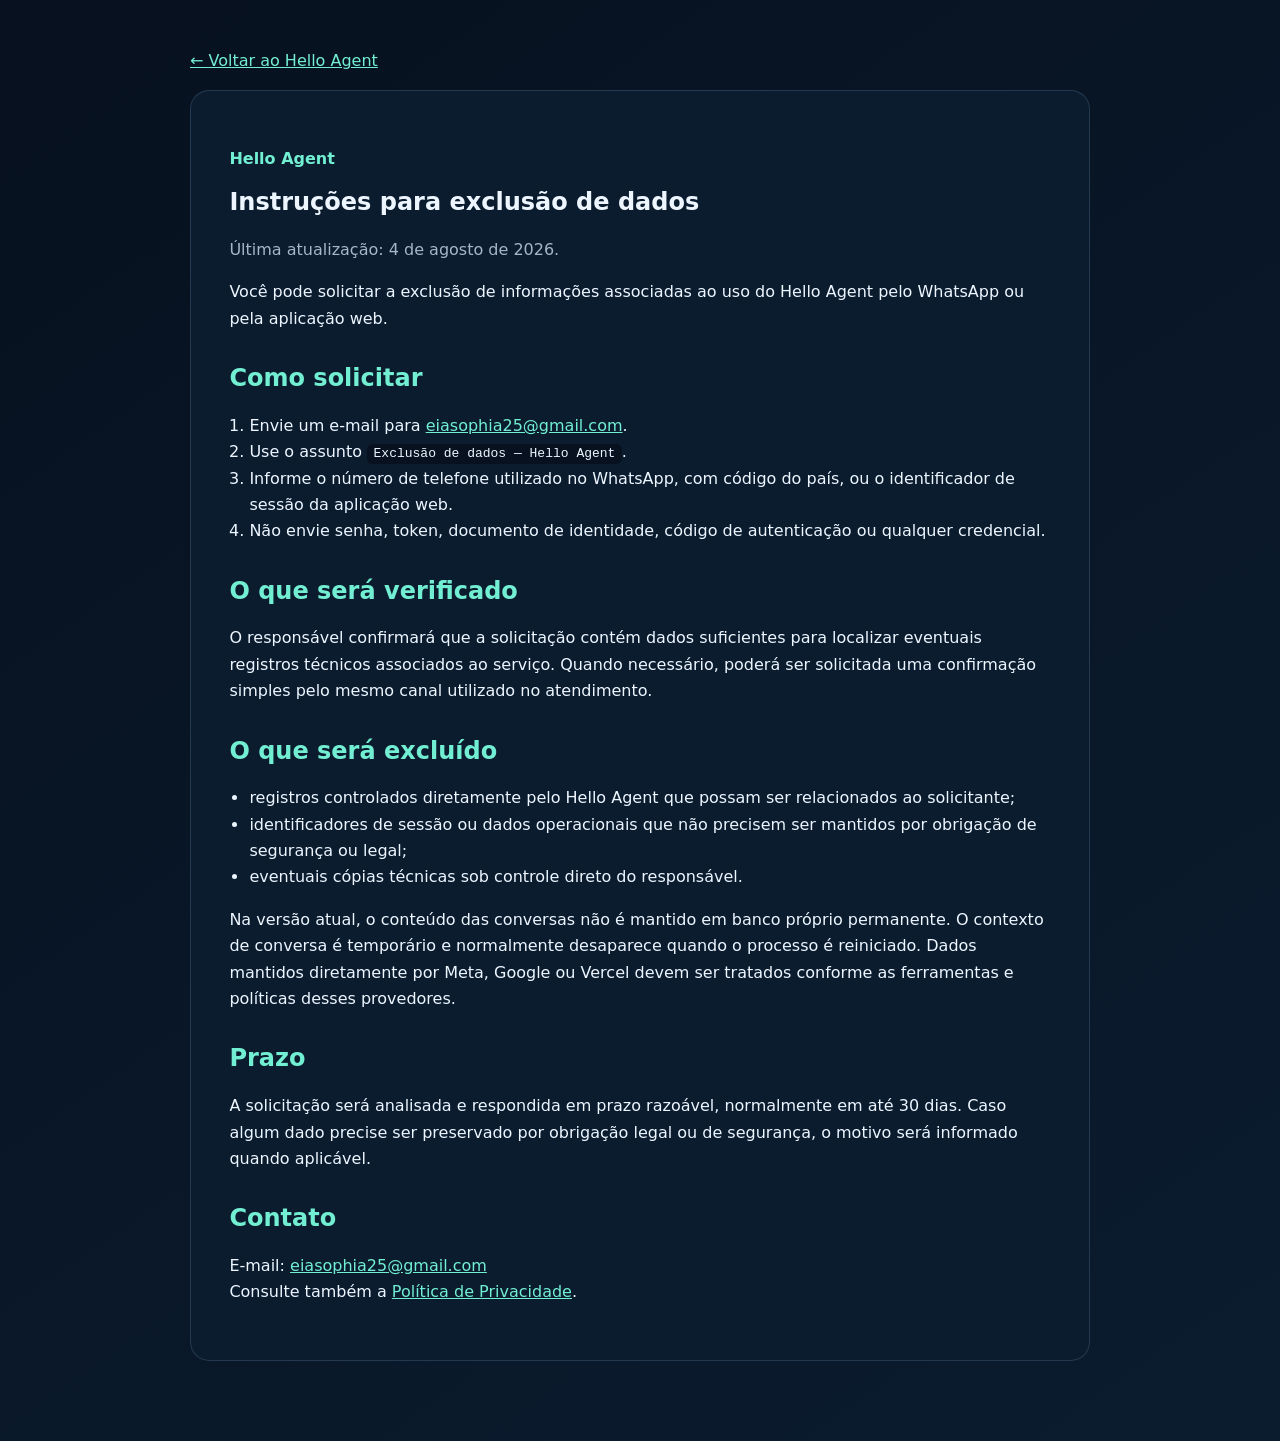
<file: public/data-deletion.html>
<!doctype html>
<html lang="pt-BR">
<head>
  <meta charset="utf-8">
  <meta name="viewport" content="width=device-width, initial-scale=1">
  <meta name="description" content="Instruções para exclusão de dados do Hello Agent.">
  <title>Exclusão de Dados — Hello Agent</title>
  <style>
    :root { color-scheme: dark; font-family: Inter, system-ui, sans-serif; background:#07111f; color:#edf6ff; }
    body { margin:0; line-height:1.65; background:linear-gradient(145deg,#07111f,#0b1c2f); }
    main { width:min(900px,calc(100% - 2rem)); margin:0 auto; padding:3rem 0 5rem; }
    article { background:#0b1c2f; border:1px solid rgba(148,185,219,.18); border-radius:1.2rem; padding:clamp(1.2rem,4vw,2.4rem); }
    h1,h2 { line-height:1.2; } h1 { margin-top:0; } h2 { margin-top:2rem; color:#72efd2; }
    a { color:#72efd2; } .muted { color:#a4b7c8; } .brand { font-weight:800; color:#72efd2; }
    nav { margin-bottom:1rem; } ol,ul { padding-left:1.25rem; } code { background:#07111f; padding:.15rem .4rem; border-radius:.35rem; }
  </style>
</head>
<body>
<main>
  <nav><a href="/">← Voltar ao Hello Agent</a></nav>
  <article>
    <p class="brand">Hello Agent</p>
    <h1>Instruções para exclusão de dados</h1>
    <p class="muted">Última atualização: 4 de agosto de 2026.</p>

    <p>Você pode solicitar a exclusão de informações associadas ao uso do Hello Agent pelo WhatsApp ou pela aplicação web.</p>

    <h2>Como solicitar</h2>
    <ol>
      <li>Envie um e-mail para <a href="mailto:eiasophia25@gmail.com?subject=Exclusão%20de%20dados%20-%20Hello%20Agent">eiasophia25@gmail.com</a>.</li>
      <li>Use o assunto <code>Exclusão de dados — Hello Agent</code>.</li>
      <li>Informe o número de telefone utilizado no WhatsApp, com código do país, ou o identificador de sessão da aplicação web.</li>
      <li>Não envie senha, token, documento de identidade, código de autenticação ou qualquer credencial.</li>
    </ol>

    <h2>O que será verificado</h2>
    <p>O responsável confirmará que a solicitação contém dados suficientes para localizar eventuais registros técnicos associados ao serviço. Quando necessário, poderá ser solicitada uma confirmação simples pelo mesmo canal utilizado no atendimento.</p>

    <h2>O que será excluído</h2>
    <ul>
      <li>registros controlados diretamente pelo Hello Agent que possam ser relacionados ao solicitante;</li>
      <li>identificadores de sessão ou dados operacionais que não precisem ser mantidos por obrigação de segurança ou legal;</li>
      <li>eventuais cópias técnicas sob controle direto do responsável.</li>
    </ul>

    <p>Na versão atual, o conteúdo das conversas não é mantido em banco próprio permanente. O contexto de conversa é temporário e normalmente desaparece quando o processo é reiniciado. Dados mantidos diretamente por Meta, Google ou Vercel devem ser tratados conforme as ferramentas e políticas desses provedores.</p>

    <h2>Prazo</h2>
    <p>A solicitação será analisada e respondida em prazo razoável, normalmente em até 30 dias. Caso algum dado precise ser preservado por obrigação legal ou de segurança, o motivo será informado quando aplicável.</p>

    <h2>Contato</h2>
    <p>E-mail: <a href="mailto:eiasophia25@gmail.com">eiasophia25@gmail.com</a><br>
    Consulte também a <a href="/privacy">Política de Privacidade</a>.</p>
  </article>
</main>
</body>
</html>
</file>
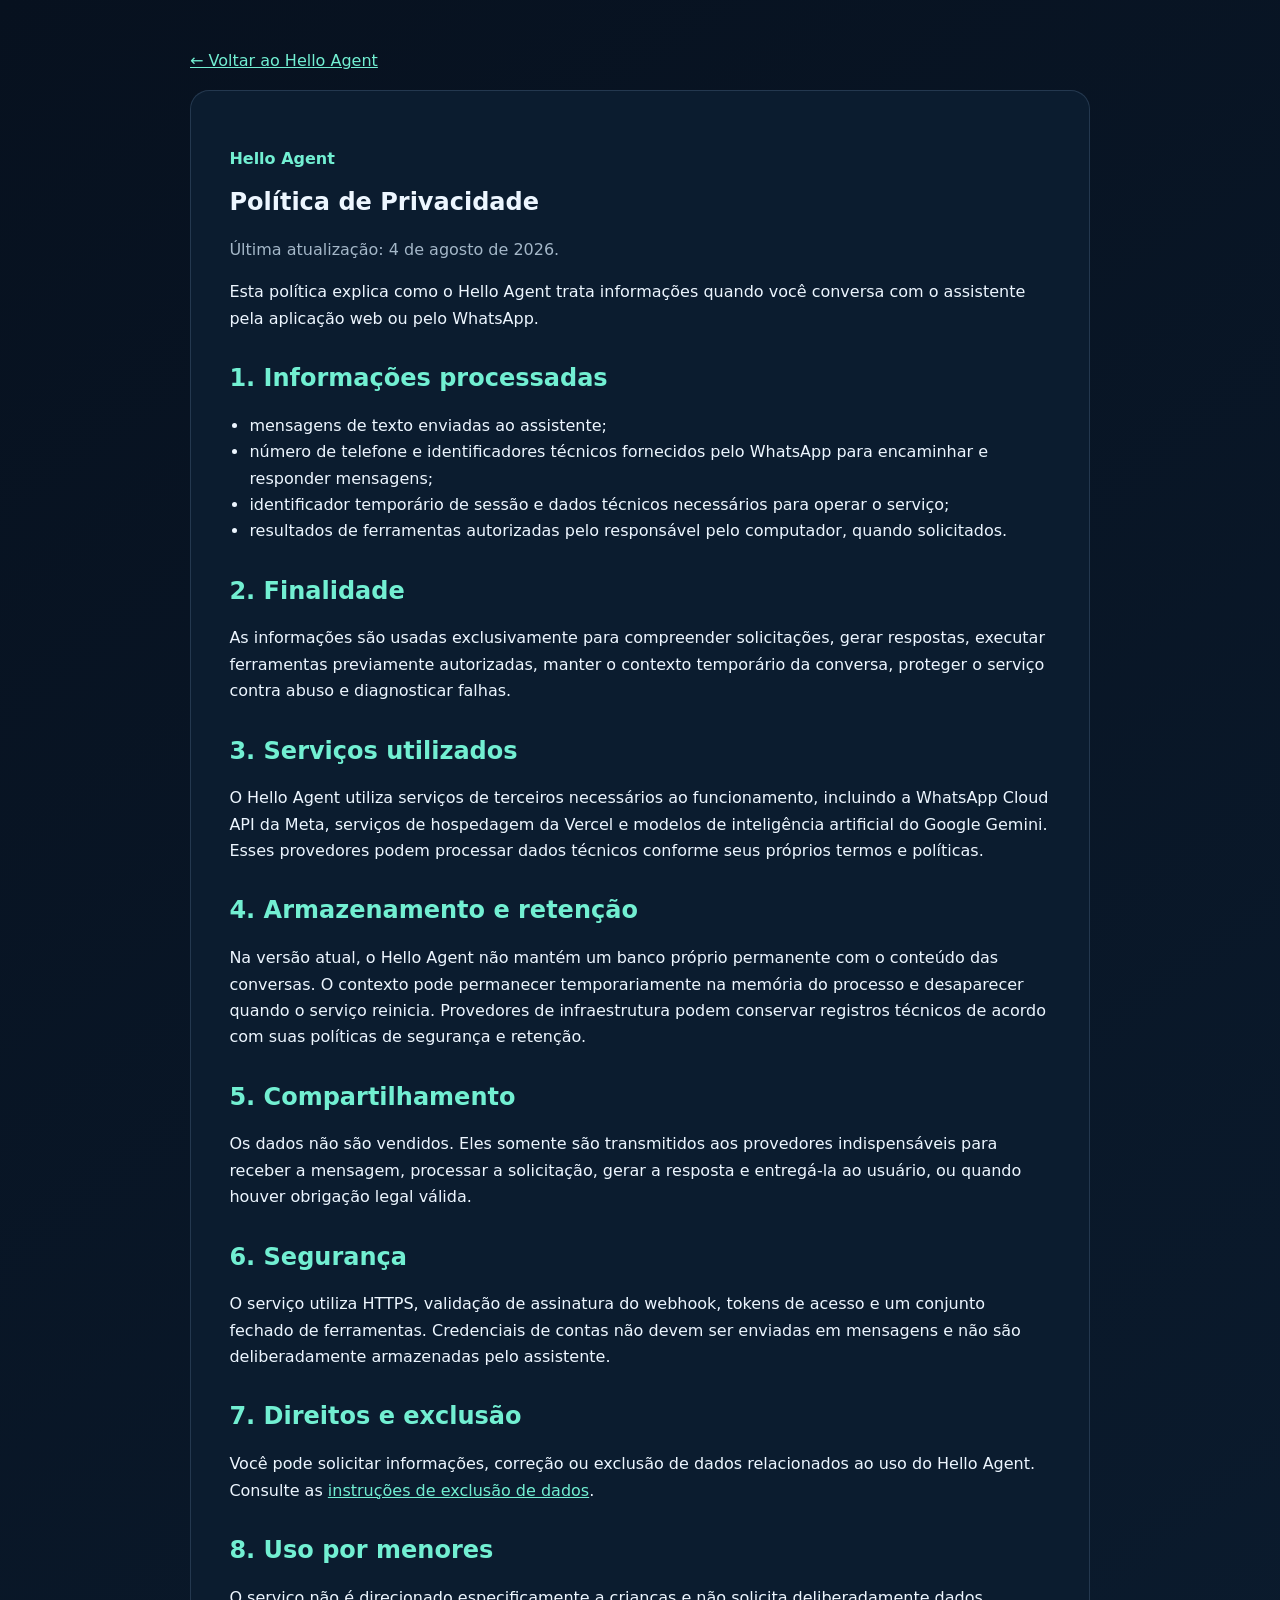
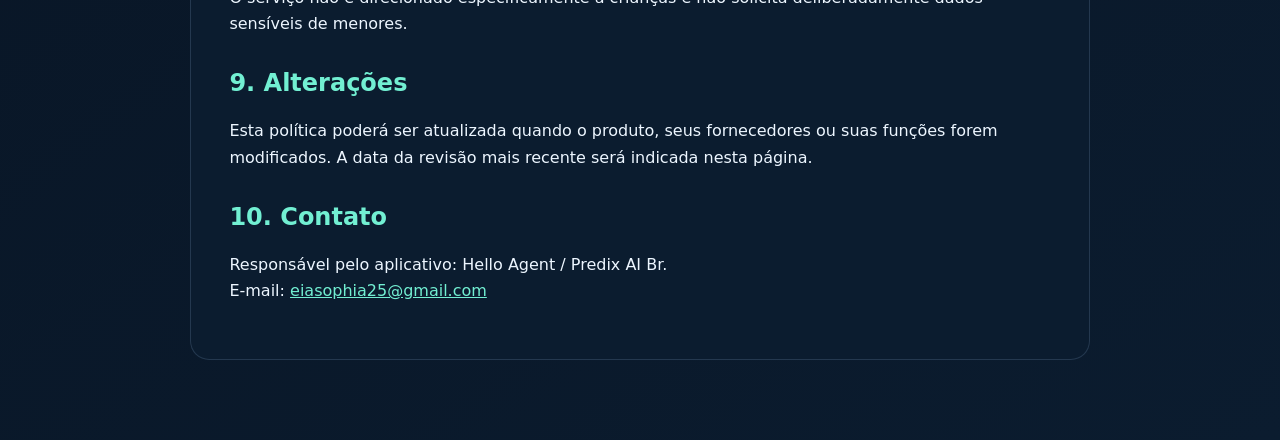
<file: public/privacy.html>
<!doctype html>
<html lang="pt-BR">
<head>
  <meta charset="utf-8">
  <meta name="viewport" content="width=device-width, initial-scale=1">
  <meta name="description" content="Política de Privacidade do Hello Agent.">
  <title>Política de Privacidade — Hello Agent</title>
  <style>
    :root { color-scheme: dark; font-family: Inter, system-ui, sans-serif; background:#07111f; color:#edf6ff; }
    body { margin:0; line-height:1.65; background:linear-gradient(145deg,#07111f,#0b1c2f); }
    main { width:min(900px,calc(100% - 2rem)); margin:0 auto; padding:3rem 0 5rem; }
    article { background:#0b1c2f; border:1px solid rgba(148,185,219,.18); border-radius:1.2rem; padding:clamp(1.2rem,4vw,2.4rem); }
    h1,h2 { line-height:1.2; } h1 { margin-top:0; } h2 { margin-top:2rem; color:#72efd2; }
    a { color:#72efd2; } .muted { color:#a4b7c8; } .brand { font-weight:800; color:#72efd2; }
    nav { margin-bottom:1rem; } ul { padding-left:1.25rem; }
  </style>
</head>
<body>
<main>
  <nav><a href="/">← Voltar ao Hello Agent</a></nav>
  <article>
    <p class="brand">Hello Agent</p>
    <h1>Política de Privacidade</h1>
    <p class="muted">Última atualização: 4 de agosto de 2026.</p>

    <p>Esta política explica como o Hello Agent trata informações quando você conversa com o assistente pela aplicação web ou pelo WhatsApp.</p>

    <h2>1. Informações processadas</h2>
    <ul>
      <li>mensagens de texto enviadas ao assistente;</li>
      <li>número de telefone e identificadores técnicos fornecidos pelo WhatsApp para encaminhar e responder mensagens;</li>
      <li>identificador temporário de sessão e dados técnicos necessários para operar o serviço;</li>
      <li>resultados de ferramentas autorizadas pelo responsável pelo computador, quando solicitados.</li>
    </ul>

    <h2>2. Finalidade</h2>
    <p>As informações são usadas exclusivamente para compreender solicitações, gerar respostas, executar ferramentas previamente autorizadas, manter o contexto temporário da conversa, proteger o serviço contra abuso e diagnosticar falhas.</p>

    <h2>3. Serviços utilizados</h2>
    <p>O Hello Agent utiliza serviços de terceiros necessários ao funcionamento, incluindo a WhatsApp Cloud API da Meta, serviços de hospedagem da Vercel e modelos de inteligência artificial do Google Gemini. Esses provedores podem processar dados técnicos conforme seus próprios termos e políticas.</p>

    <h2>4. Armazenamento e retenção</h2>
    <p>Na versão atual, o Hello Agent não mantém um banco próprio permanente com o conteúdo das conversas. O contexto pode permanecer temporariamente na memória do processo e desaparecer quando o serviço reinicia. Provedores de infraestrutura podem conservar registros técnicos de acordo com suas políticas de segurança e retenção.</p>

    <h2>5. Compartilhamento</h2>
    <p>Os dados não são vendidos. Eles somente são transmitidos aos provedores indispensáveis para receber a mensagem, processar a solicitação, gerar a resposta e entregá-la ao usuário, ou quando houver obrigação legal válida.</p>

    <h2>6. Segurança</h2>
    <p>O serviço utiliza HTTPS, validação de assinatura do webhook, tokens de acesso e um conjunto fechado de ferramentas. Credenciais de contas não devem ser enviadas em mensagens e não são deliberadamente armazenadas pelo assistente.</p>

    <h2>7. Direitos e exclusão</h2>
    <p>Você pode solicitar informações, correção ou exclusão de dados relacionados ao uso do Hello Agent. Consulte as <a href="/data-deletion">instruções de exclusão de dados</a>.</p>

    <h2>8. Uso por menores</h2>
    <p>O serviço não é direcionado especificamente a crianças e não solicita deliberadamente dados sensíveis de menores.</p>

    <h2>9. Alterações</h2>
    <p>Esta política poderá ser atualizada quando o produto, seus fornecedores ou suas funções forem modificados. A data da revisão mais recente será indicada nesta página.</p>

    <h2>10. Contato</h2>
    <p>Responsável pelo aplicativo: Hello Agent / Predix AI Br.<br>
    E-mail: <a href="mailto:eiasophia25@gmail.com">eiasophia25@gmail.com</a></p>
  </article>
</main>
</body>
</html>
</file>
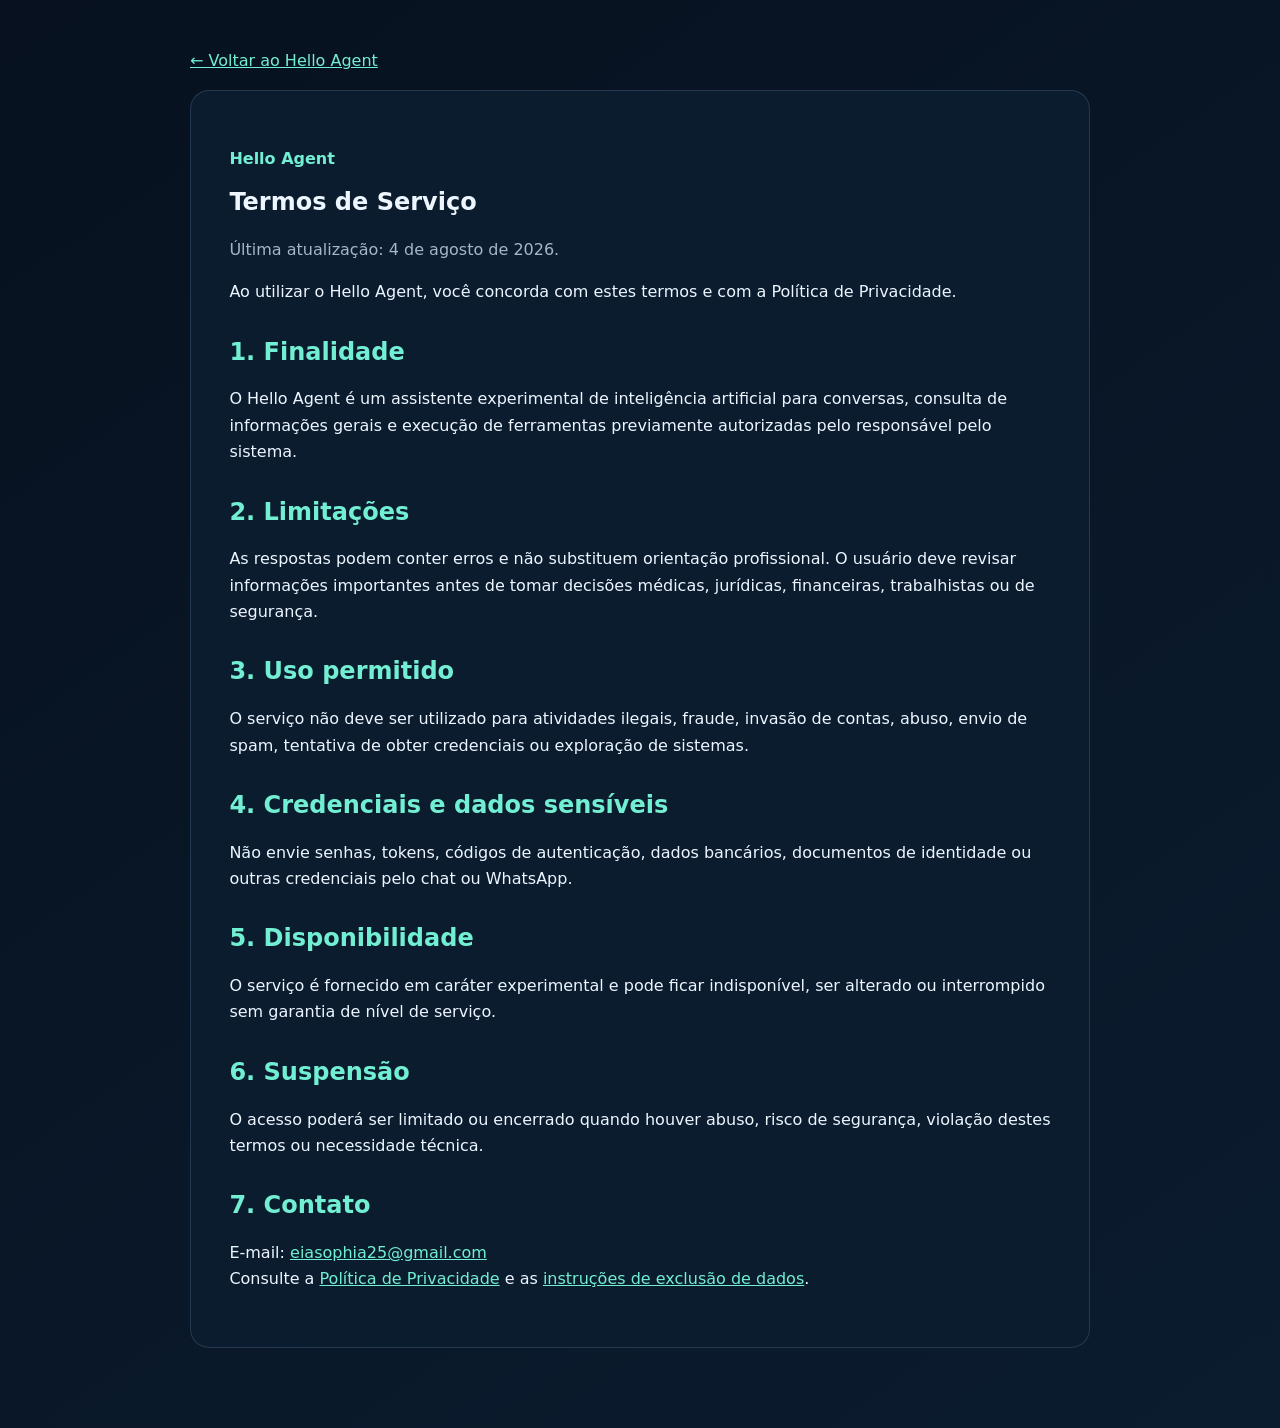
<file: public/terms.html>
<!doctype html>
<html lang="pt-BR">
<head>
  <meta charset="utf-8">
  <meta name="viewport" content="width=device-width, initial-scale=1">
  <meta name="description" content="Termos de Serviço do Hello Agent.">
  <title>Termos de Serviço — Hello Agent</title>
  <style>
    :root { color-scheme: dark; font-family: Inter, system-ui, sans-serif; background:#07111f; color:#edf6ff; }
    body { margin:0; line-height:1.65; background:linear-gradient(145deg,#07111f,#0b1c2f); }
    main { width:min(900px,calc(100% - 2rem)); margin:0 auto; padding:3rem 0 5rem; }
    article { background:#0b1c2f; border:1px solid rgba(148,185,219,.18); border-radius:1.2rem; padding:clamp(1.2rem,4vw,2.4rem); }
    h1,h2 { line-height:1.2; } h1 { margin-top:0; } h2 { margin-top:2rem; color:#72efd2; }
    a { color:#72efd2; } .muted { color:#a4b7c8; } .brand { font-weight:800; color:#72efd2; }
    nav { margin-bottom:1rem; } ul { padding-left:1.25rem; }
  </style>
</head>
<body>
<main>
  <nav><a href="/">← Voltar ao Hello Agent</a></nav>
  <article>
    <p class="brand">Hello Agent</p>
    <h1>Termos de Serviço</h1>
    <p class="muted">Última atualização: 4 de agosto de 2026.</p>

    <p>Ao utilizar o Hello Agent, você concorda com estes termos e com a Política de Privacidade.</p>

    <h2>1. Finalidade</h2>
    <p>O Hello Agent é um assistente experimental de inteligência artificial para conversas, consulta de informações gerais e execução de ferramentas previamente autorizadas pelo responsável pelo sistema.</p>

    <h2>2. Limitações</h2>
    <p>As respostas podem conter erros e não substituem orientação profissional. O usuário deve revisar informações importantes antes de tomar decisões médicas, jurídicas, financeiras, trabalhistas ou de segurança.</p>

    <h2>3. Uso permitido</h2>
    <p>O serviço não deve ser utilizado para atividades ilegais, fraude, invasão de contas, abuso, envio de spam, tentativa de obter credenciais ou exploração de sistemas.</p>

    <h2>4. Credenciais e dados sensíveis</h2>
    <p>Não envie senhas, tokens, códigos de autenticação, dados bancários, documentos de identidade ou outras credenciais pelo chat ou WhatsApp.</p>

    <h2>5. Disponibilidade</h2>
    <p>O serviço é fornecido em caráter experimental e pode ficar indisponível, ser alterado ou interrompido sem garantia de nível de serviço.</p>

    <h2>6. Suspensão</h2>
    <p>O acesso poderá ser limitado ou encerrado quando houver abuso, risco de segurança, violação destes termos ou necessidade técnica.</p>

    <h2>7. Contato</h2>
    <p>E-mail: <a href="mailto:eiasophia25@gmail.com">eiasophia25@gmail.com</a><br>
    Consulte a <a href="/privacy">Política de Privacidade</a> e as <a href="/data-deletion">instruções de exclusão de dados</a>.</p>
  </article>
</main>
</body>
</html>
</file>
